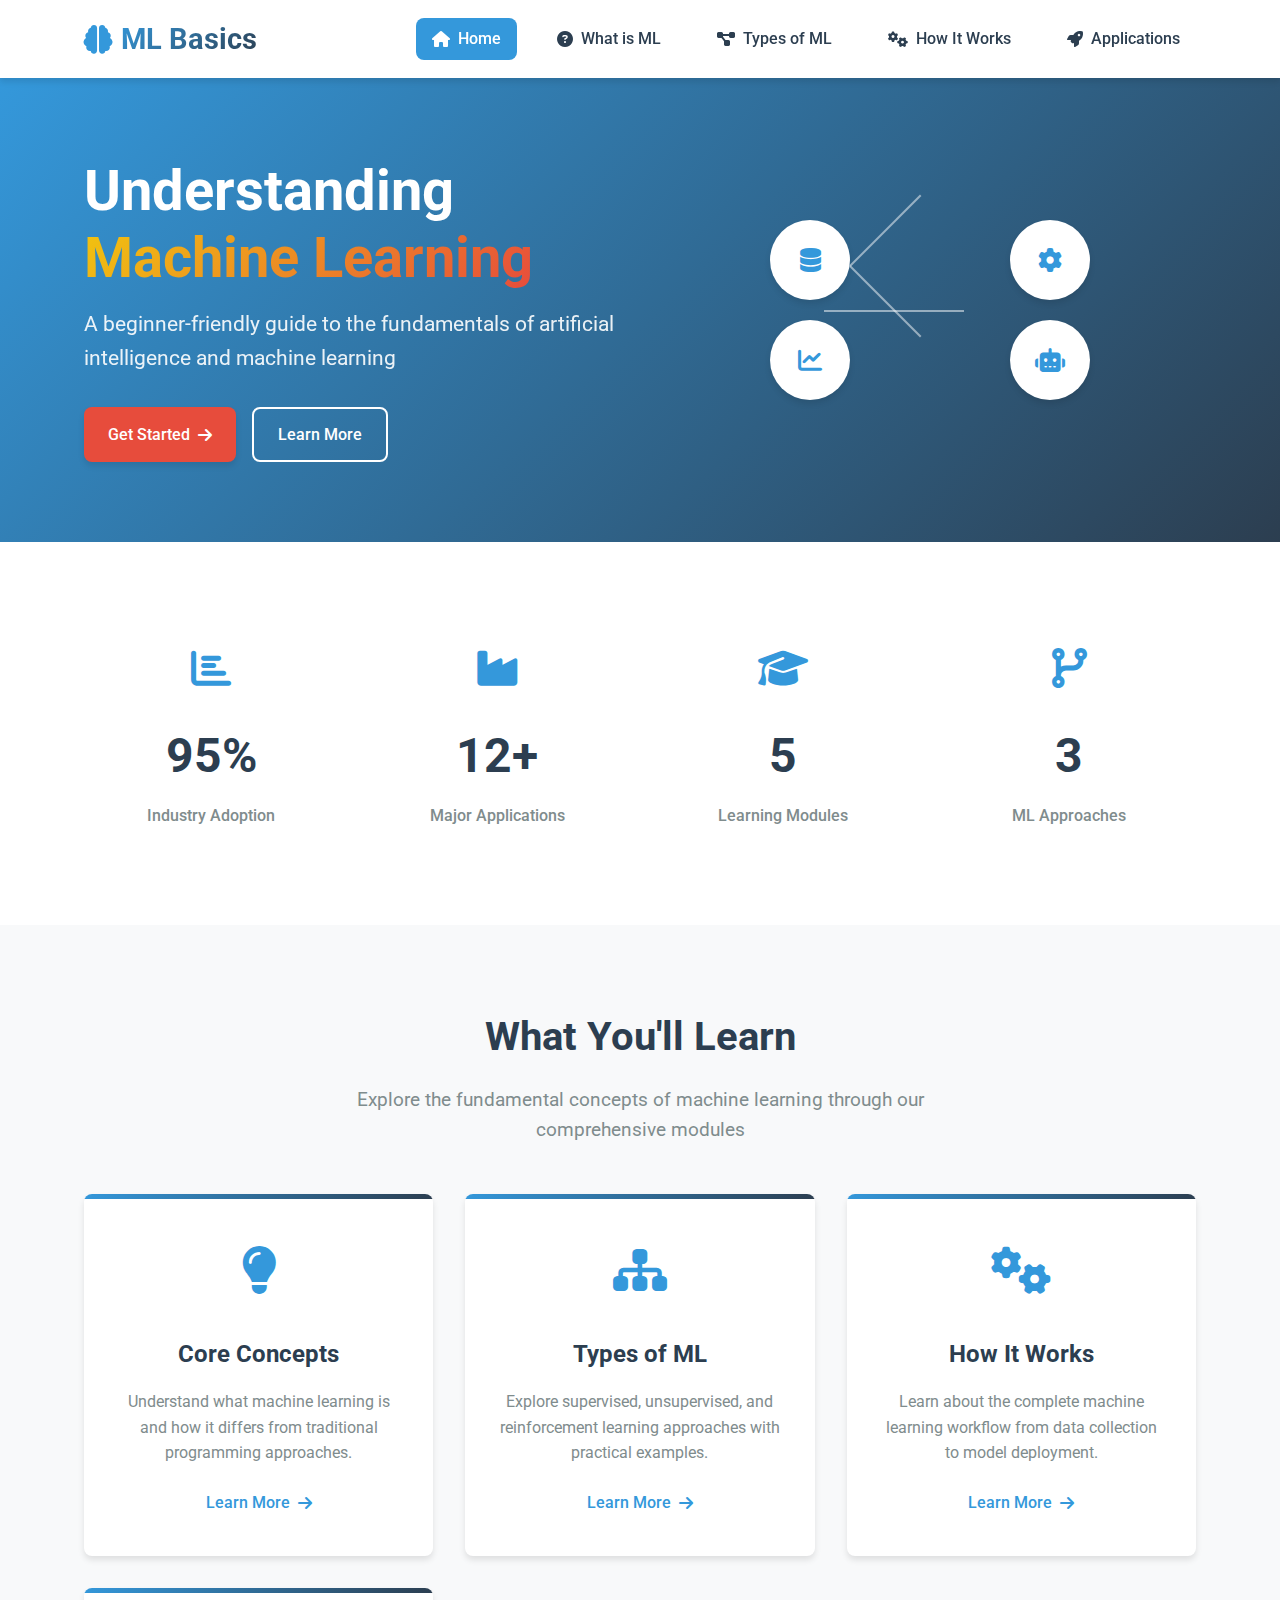
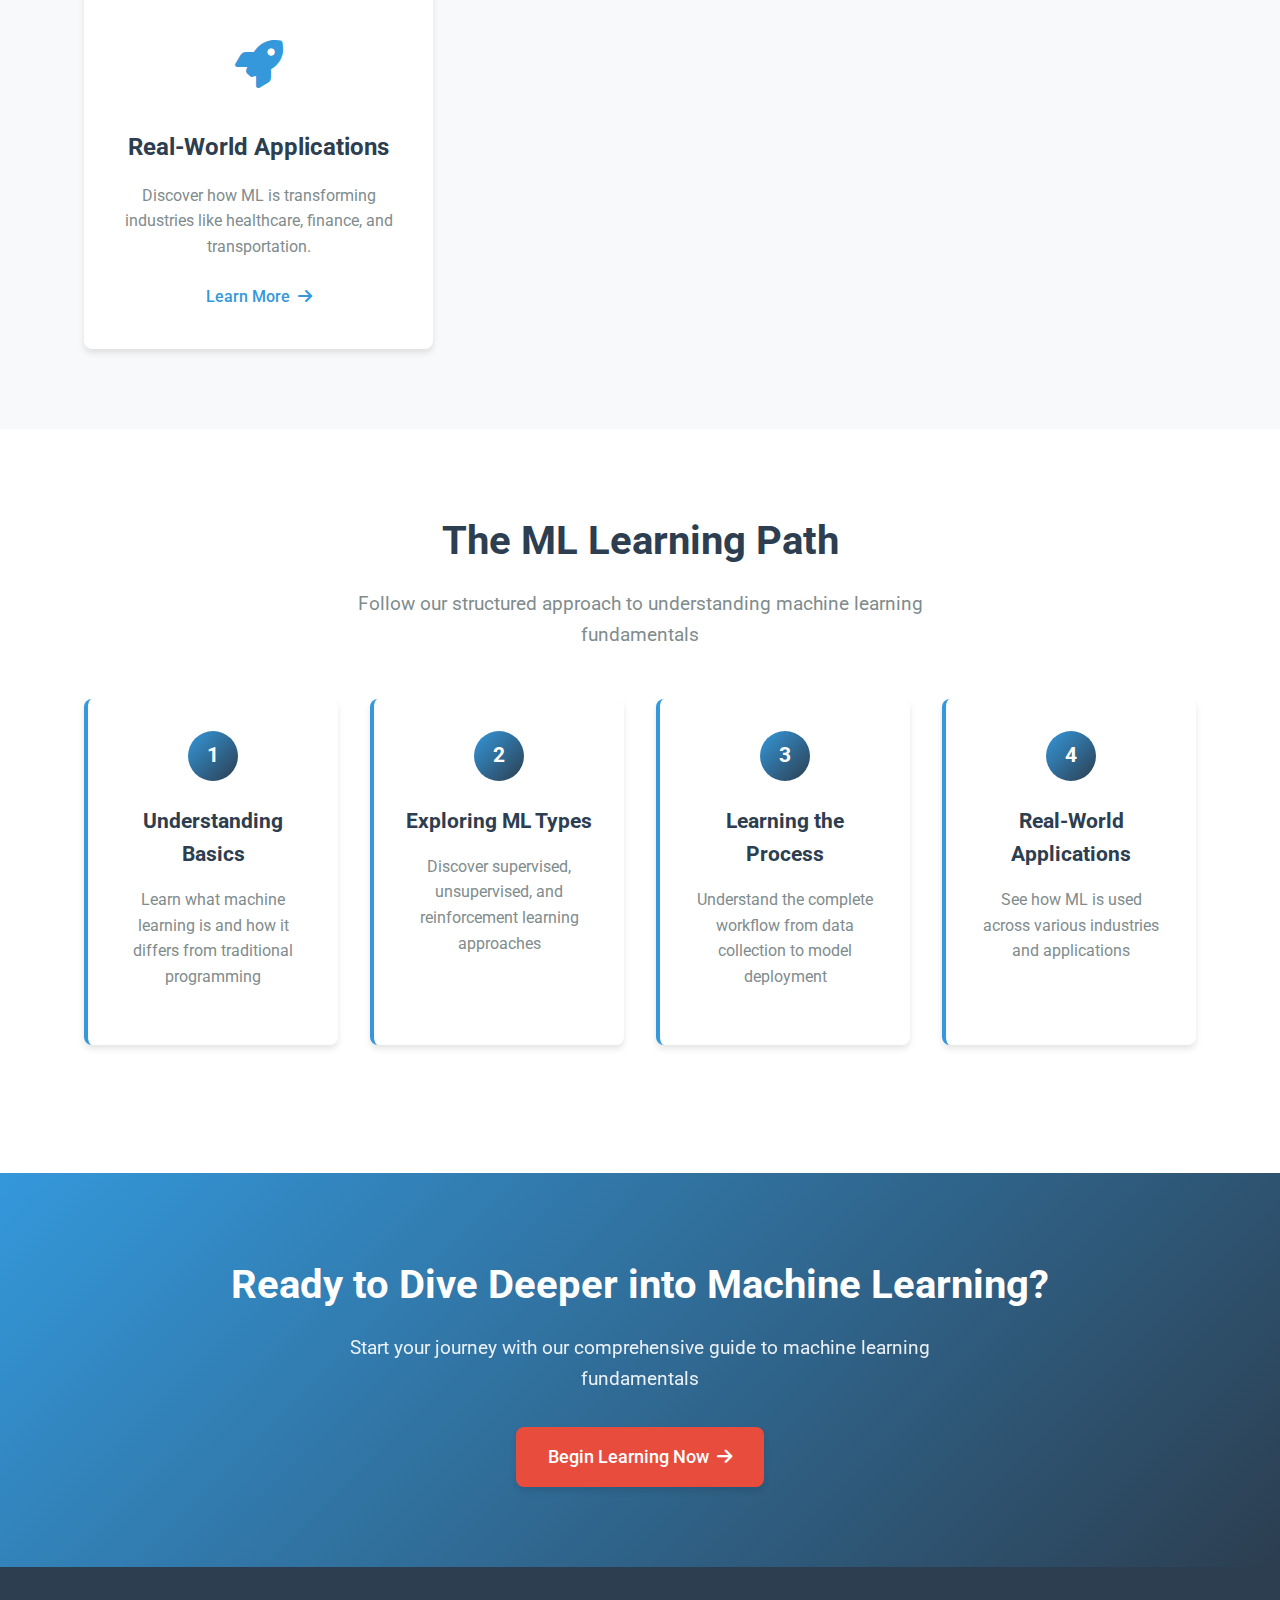
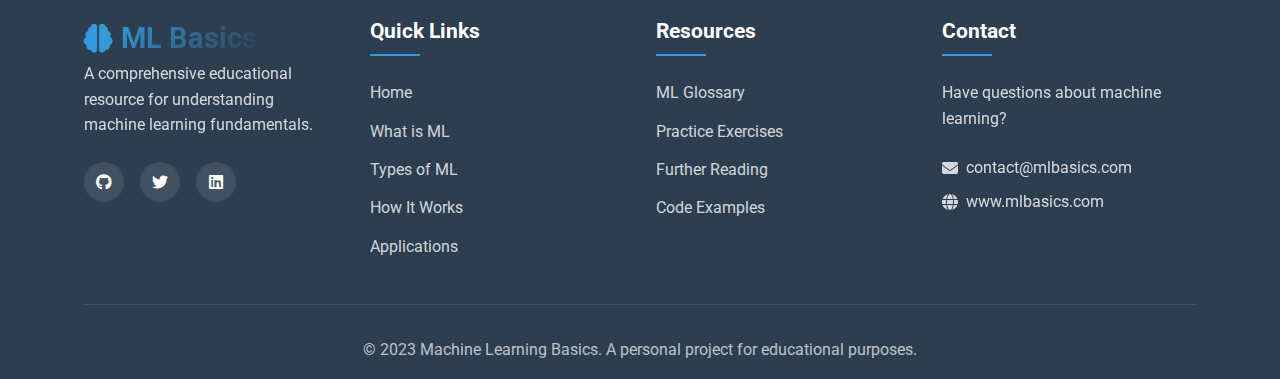
<file: index.html>
<!DOCTYPE html>
<html lang="en">
<head>
    <meta charset="UTF-8">
    <meta name="viewport" content="width=device-width, initial-scale=1.0">
    <title>Machine Learning Basics - Home</title>
    <link rel="stylesheet" href="styles.css">
    <link href="https://fonts.googleapis.com/css2?family=Roboto:wght@300;400;500;700&family=Source+Code+Pro:wght@400;600&display=swap" rel="stylesheet">
    <link rel="stylesheet" href="https://cdnjs.cloudflare.com/ajax/libs/font-awesome/6.4.0/css/all.min.css">
</head>
<body>
    <div class="bg-elements">
        <div class="bg-circle circle-1"></div>
        <div class="bg-circle circle-2"></div>
        <div class="bg-circle circle-3"></div>
    </div>
    
    <header>
        <div class="container">
            <div class="logo">
                <i class="fas fa-brain"></i>
                <h1>ML Basics</h1>
            </div>
            <nav>
                <ul>
                    <li><a href="index.html" class="active"><i class="fas fa-home"></i> Home</a></li>
                    <li><a href="what-is-ml.html"><i class="fas fa-question-circle"></i> What is ML</a></li>
                    <li><a href="types.html"><i class="fas fa-project-diagram"></i> Types of ML</a></li>
                    <li><a href="how-it-works.html"><i class="fas fa-cogs"></i> How It Works</a></li>
                    <li><a href="applications.html"><i class="fas fa-rocket"></i> Applications</a></li>
                </ul>
            </nav>
        </div>
    </header>

    <main>
        <section class="hero">
            <div class="container">
                <div class="hero-content">
                    <div class="hero-text">
                        <h1 class="hero-title">Understanding <span class="highlight">Machine Learning</span></h1>
                        <p class="hero-subtitle">A beginner-friendly guide to the fundamentals of artificial intelligence and machine learning</p>
                        <div class="hero-buttons">
                            <a href="what-is-ml.html" class="btn btn-primary">
                                <span>Get Started</span>
                                <i class="fas fa-arrow-right"></i>
                            </a>
                            <a href="#features" class="btn btn-secondary">
                                <span>Learn More</span>
                            </a>
                        </div>
                    </div>
                    <div class="hero-visual">
                        <div class="ml-visual">
                            <div class="neural-node node-1">
                                <i class="fas fa-database"></i>
                            </div>
                            <div class="neural-node node-2">
                                <i class="fas fa-cog"></i>
                            </div>
                            <div class="neural-node node-3">
                                <i class="fas fa-chart-line"></i>
                            </div>
                            <div class="neural-node node-4">
                                <i class="fas fa-robot"></i>
                            </div>
                            <div class="neural-connection conn-1"></div>
                            <div class="neural-connection conn-2"></div>
                            <div class="neural-connection conn-3"></div>
                        </div>
                    </div>
                </div>
            </div>
        </section>

        <section class="stats">
            <div class="container">
                <div class="stats-grid">
                    <div class="stat-item">
                        <div class="stat-icon">
                            <i class="fas fa-chart-bar"></i>
                        </div>
                        <div class="stat-number">95%</div>
                        <div class="stat-label">Industry Adoption</div>
                    </div>
                    <div class="stat-item">
                        <div class="stat-icon">
                            <i class="fas fa-industry"></i>
                        </div>
                        <div class="stat-number">12+</div>
                        <div class="stat-label">Major Applications</div>
                    </div>
                    <div class="stat-item">
                        <div class="stat-icon">
                            <i class="fas fa-graduation-cap"></i>
                        </div>
                        <div class="stat-number">5</div>
                        <div class="stat-label">Learning Modules</div>
                    </div>
                    <div class="stat-item">
                        <div class="stat-icon">
                            <i class="fas fa-code-branch"></i>
                        </div>
                        <div class="stat-number">3</div>
                        <div class="stat-label">ML Approaches</div>
                    </div>
                </div>
            </div>
        </section>

        <section class="features" id="features">
            <div class="container">
                <div class="section-header">
                    <h2>What You'll Learn</h2>
                    <p>Explore the fundamental concepts of machine learning through our comprehensive modules</p>
                </div>
                <div class="cards">
                    <div class="card">
                        <div class="card-icon">
                            <i class="fas fa-lightbulb"></i>
                        </div>
                        <h3>Core Concepts</h3>
                        <p>Understand what machine learning is and how it differs from traditional programming approaches.</p>
                        <a href="what-is-ml.html" class="card-link">
                            <span>Learn More</span>
                            <i class="fas fa-arrow-right"></i>
                        </a>
                    </div>
                    <div class="card">
                        <div class="card-icon">
                            <i class="fas fa-sitemap"></i>
                        </div>
                        <h3>Types of ML</h3>
                        <p>Explore supervised, unsupervised, and reinforcement learning approaches with practical examples.</p>
                        <a href="types.html" class="card-link">
                            <span>Learn More</span>
                            <i class="fas fa-arrow-right"></i>
                        </a>
                    </div>
                    <div class="card">
                        <div class="card-icon">
                            <i class="fas fa-cogs"></i>
                        </div>
                        <h3>How It Works</h3>
                        <p>Learn about the complete machine learning workflow from data collection to model deployment.</p>
                        <a href="how-it-works.html" class="card-link">
                            <span>Learn More</span>
                            <i class="fas fa-arrow-right"></i>
                        </a>
                    </div>
                    <div class="card">
                        <div class="card-icon">
                            <i class="fas fa-rocket"></i>
                        </div>
                        <h3>Real-World Applications</h3>
                        <p>Discover how ML is transforming industries like healthcare, finance, and transportation.</p>
                        <a href="applications.html" class="card-link">
                            <span>Learn More</span>
                            <i class="fas fa-arrow-right"></i>
                        </a>
                    </div>
                </div>
            </div>
        </section>

        <section class="process">
            <div class="container">
                <div class="section-header">
                    <h2>The ML Learning Path</h2>
                    <p>Follow our structured approach to understanding machine learning fundamentals</p>
                </div>
                <div class="process-steps">
                    <div class="process-step">
                        <div class="step-number">1</div>
                        <div class="step-content">
                            <h3>Understanding Basics</h3>
                            <p>Learn what machine learning is and how it differs from traditional programming</p>
                        </div>
                    </div>
                    <div class="process-step">
                        <div class="step-number">2</div>
                        <div class="step-content">
                            <h3>Exploring ML Types</h3>
                            <p>Discover supervised, unsupervised, and reinforcement learning approaches</p>
                        </div>
                    </div>
                    <div class="process-step">
                        <div class="step-number">3</div>
                        <div class="step-content">
                            <h3>Learning the Process</h3>
                            <p>Understand the complete workflow from data collection to model deployment</p>
                        </div>
                    </div>
                    <div class="process-step">
                        <div class="step-number">4</div>
                        <div class="step-content">
                            <h3>Real-World Applications</h3>
                            <p>See how ML is used across various industries and applications</p>
                        </div>
                    </div>
                </div>
            </div>
        </section>

        <section class="cta">
            <div class="container">
                <div class="cta-content">
                    <h2>Ready to Dive Deeper into Machine Learning?</h2>
                    <p>Start your journey with our comprehensive guide to machine learning fundamentals</p>
                    <a href="what-is-ml.html" class="btn btn-primary btn-large">
                        <span>Begin Learning Now</span>
                        <i class="fas fa-arrow-right"></i>
                    </a>
                </div>
            </div>
        </section>
    </main>

    <footer>
        <div class="container">
            <div class="footer-content">
                <div class="footer-section">
                    <div class="logo">
                        <i class="fas fa-brain"></i>
                        <h2>ML Basics</h2>
                    </div>
                    <p>A comprehensive educational resource for understanding machine learning fundamentals.</p>
                    <div class="social-links">
                        <a href="#"><i class="fab fa-github"></i></a>
                        <a href="#"><i class="fab fa-twitter"></i></a>
                        <a href="#"><i class="fab fa-linkedin"></i></a>
                    </div>
                </div>
                <div class="footer-section">
                    <h3>Quick Links</h3>
                    <ul>
                        <li><a href="index.html">Home</a></li>
                        <li><a href="what-is-ml.html">What is ML</a></li>
                        <li><a href="types.html">Types of ML</a></li>
                        <li><a href="how-it-works.html">How It Works</a></li>
                        <li><a href="applications.html">Applications</a></li>
                    </ul>
                </div>
                <div class="footer-section">
                    <h3>Resources</h3>
                    <ul>
                        <li><a href="#">ML Glossary</a></li>
                        <li><a href="#">Practice Exercises</a></li>
                        <li><a href="#">Further Reading</a></li>
                        <li><a href="#">Code Examples</a></li>
                    </ul>
                </div>
                <div class="footer-section">
                    <h3>Contact</h3>
                    <p>Have questions about machine learning?</p>
                    <div class="contact-info">
                        <p><i class="fas fa-envelope"></i> contact@mlbasics.com</p>
                        <p><i class="fas fa-globe"></i> www.mlbasics.com</p>
                    </div>
                </div>
            </div>
            <div class="footer-bottom">
                <p>&copy; 2023 Machine Learning Basics. A personal project for educational purposes.</p>
            </div>
        </div>
    </footer>
</body>
</html>
</file>
<file: styles.css>
/* Reset and Base Styles */
* {
    margin: 0;
    padding: 0;
    box-sizing: border-box;
}

:root {
    --primary: #3498db;
    --primary-dark: #2980b9;
    --secondary: #2c3e50;
    --accent: #e74c3c;
    --accent-dark: #c0392b;
    --light: #ecf0f1;
    --dark: #2c3e50;
    --text: #333;
    --text-light: #7f8c8d;
    --success: #2ecc71;
    --warning: #f39c12;
    --gradient: linear-gradient(135deg, #3498db, #2c3e50);
    --gradient-accent: linear-gradient(135deg, #e74c3c, #c0392b);
    --shadow: 0 4px 6px rgba(0,0,0,0.1);
    --shadow-lg: 0 10px 15px rgba(0,0,0,0.1);
    --radius: 8px;
    --transition: all 0.3s ease;
}

body {
    font-family: 'Roboto', sans-serif;
    line-height: 1.6;
    color: var(--text);
    background-color: #f8f9fa;
    overflow-x: hidden;
}

.container {
    width: 90%;
    max-width: 1200px;
    margin: 0 auto;
    padding: 0 20px;
}

/* Background Elements */
.bg-elements {
    position: fixed;
    top: 0;
    left: 0;
    width: 100%;
    height: 100%;
    z-index: -1;
    overflow: hidden;
}

.bg-circle {
    position: absolute;
    border-radius: 50%;
    background: linear-gradient(135deg, rgba(52, 152, 219, 0.1), rgba(46, 204, 113, 0.1));
    filter: blur(40px);
}

.circle-1 {
    width: 300px;
    height: 300px;
    top: 10%;
    left: 5%;
    animation: float 20s infinite ease-in-out;
}

.circle-2 {
    width: 200px;
    height: 200px;
    top: 60%;
    right: 10%;
    animation: float 15s infinite ease-in-out reverse;
}

.circle-3 {
    width: 150px;
    height: 150px;
    bottom: 10%;
    left: 15%;
    animation: float 25s infinite ease-in-out;
}

@keyframes float {
    0%, 100% {
        transform: translateY(0) translateX(0);
    }
    50% {
        transform: translateY(-20px) translateX(10px);
    }
}

/* Header Styles */
header {
    background-color: rgba(255, 255, 255, 0.95);
    color: var(--dark);
    padding: 1rem 0;
    box-shadow: var(--shadow);
    position: sticky;
    top: 0;
    z-index: 1000;
    backdrop-filter: blur(10px);
}

header .container {
    display: flex;
    justify-content: space-between;
    align-items: center;
}

.logo {
    display: flex;
    align-items: center;
    gap: 0.5rem;
}

.logo i {
    font-size: 1.8rem;
    color: var(--primary);
}

.logo h1, .logo h2 {
    font-weight: 700;
    font-size: 1.8rem;
    background: var(--gradient);
    -webkit-background-clip: text;
    background-clip: text;
    color: transparent;
}

nav ul {
    display: flex;
    list-style: none;
    gap: 1.5rem;
}

nav ul li a {
    color: var(--dark);
    text-decoration: none;
    font-weight: 500;
    transition: var(--transition);
    padding: 0.5rem 1rem;
    border-radius: var(--radius);
    display: flex;
    align-items: center;
    gap: 0.5rem;
}

nav ul li a:hover, nav ul li a.active {
    background-color: var(--primary);
    color: white;
}

/* Hero Section */
.hero {
    padding: 5rem 0;
    background: var(--gradient);
    color: white;
    position: relative;
    overflow: hidden;
}

.hero-content {
    display: grid;
    grid-template-columns: 1fr 1fr;
    gap: 3rem;
    align-items: center;
}

.hero-title {
    font-size: 3.5rem;
    margin-bottom: 1rem;
    line-height: 1.2;
}

.highlight {
    background: linear-gradient(135deg, #f1c40f, #e74c3c);
    -webkit-background-clip: text;
    background-clip: text;
    color: transparent;
    position: relative;
}

.hero-subtitle {
    font-size: 1.3rem;
    margin-bottom: 2rem;
    opacity: 0.9;
}

.hero-buttons {
    display: flex;
    gap: 1rem;
}

.btn {
    display: inline-flex;
    align-items: center;
    gap: 0.5rem;
    padding: 0.8rem 1.5rem;
    border-radius: var(--radius);
    text-decoration: none;
    font-weight: 500;
    transition: var(--transition);
    border: none;
    cursor: pointer;
}

.btn-primary {
    background: var(--accent);
    color: white;
    box-shadow: var(--shadow);
}

.btn-primary:hover {
    background: var(--accent-dark);
    transform: translateY(-3px);
    box-shadow: var(--shadow-lg);
}

.btn-secondary {
    background: transparent;
    color: white;
    border: 2px solid white;
}

.btn-secondary:hover {
    background: white;
    color: var(--dark);
}

.btn-large {
    padding: 1rem 2rem;
    font-size: 1.1rem;
}

/* ML Visual */
.ml-visual {
    position: relative;
    height: 300px;
    display: flex;
    justify-content: center;
    align-items: center;
}

.neural-node {
    position: absolute;
    width: 80px;
    height: 80px;
    border-radius: 50%;
    display: flex;
    justify-content: center;
    align-items: center;
    background: white;
    color: var(--primary);
    font-size: 1.5rem;
    box-shadow: var(--shadow);
    animation: pulse 2s infinite;
}

.node-1 {
    top: 20%;
    left: 20%;
    animation-delay: 0s;
}

.node-2 {
    top: 20%;
    right: 20%;
    animation-delay: 0.5s;
}

.node-3 {
    bottom: 20%;
    left: 20%;
    animation-delay: 1s;
}

.node-4 {
    bottom: 20%;
    right: 20%;
    animation-delay: 1.5s;
}

.neural-connection {
    position: absolute;
    height: 2px;
    background: rgba(255, 255, 255, 0.5);
    transform-origin: left center;
}

.conn-1 {
    width: 100px;
    top: 35%;
    left: 35%;
    transform: rotate(45deg);
}

.conn-2 {
    width: 100px;
    top: 35%;
    left: 35%;
    transform: rotate(-45deg);
}

.conn-3 {
    width: 140px;
    top: 50%;
    left: 30%;
    transform: rotate(0deg);
}

@keyframes pulse {
    0%, 100% {
        transform: scale(1);
        box-shadow: 0 0 0 0 rgba(255, 255, 255, 0.7);
    }
    50% {
        transform: scale(1.05);
        box-shadow: 0 0 0 10px rgba(255, 255, 255, 0);
    }
}

/* Stats Section */
.stats {
    padding: 4rem 0;
    background: white;
}

.stats-grid {
    display: grid;
    grid-template-columns: repeat(auto-fit, minmax(200px, 1fr));
    gap: 2rem;
}

.stat-item {
    text-align: center;
    padding: 2rem 1rem;
    border-radius: var(--radius);
    transition: var(--transition);
}

.stat-item:hover {
    transform: translateY(-5px);
    box-shadow: var(--shadow-lg);
}

.stat-icon {
    font-size: 2.5rem;
    color: var(--primary);
    margin-bottom: 1rem;
}

.stat-number {
    font-size: 3rem;
    font-weight: 700;
    color: var(--dark);
    margin-bottom: 0.5rem;
}

.stat-label {
    color: var(--text-light);
    font-weight: 500;
}

/* Features Section */
.features {
    padding: 5rem 0;
    background: #f8f9fa;
}

.section-header {
    text-align: center;
    margin-bottom: 3rem;
}

.section-header h2 {
    font-size: 2.5rem;
    color: var(--dark);
    margin-bottom: 1rem;
}

.section-header p {
    font-size: 1.2rem;
    color: var(--text-light);
    max-width: 600px;
    margin: 0 auto;
}

.cards {
    display: grid;
    grid-template-columns: repeat(auto-fit, minmax(280px, 1fr));
    gap: 2rem;
}

.card {
    background: white;
    border-radius: var(--radius);
    padding: 2.5rem 2rem;
    box-shadow: var(--shadow);
    transition: var(--transition);
    text-align: center;
    position: relative;
    overflow: hidden;
}

.card::before {
    content: '';
    position: absolute;
    top: 0;
    left: 0;
    width: 100%;
    height: 5px;
    background: var(--gradient);
}

.card:hover {
    transform: translateY(-10px);
    box-shadow: var(--shadow-lg);
}

.card-icon {
    font-size: 3rem;
    color: var(--primary);
    margin-bottom: 1.5rem;
}

.card h3 {
    color: var(--dark);
    margin-bottom: 1rem;
    font-size: 1.5rem;
}

.card p {
    color: var(--text-light);
    margin-bottom: 1.5rem;
}

.card-link {
    display: inline-flex;
    align-items: center;
    gap: 0.5rem;
    color: var(--primary);
    text-decoration: none;
    font-weight: 500;
    transition: var(--transition);
}

.card-link:hover {
    gap: 1rem;
    color: var(--primary-dark);
}

/* Process Section */
.process {
    padding: 5rem 0;
    background: white;
}

.process-steps {
    display: grid;
    grid-template-columns: repeat(auto-fit, minmax(250px, 1fr));
    gap: 2rem;
    counter-reset: step-counter;
}

.process-step {
    display: flex;
    flex-direction: column;
    align-items: center;
    text-align: center;
    position: relative;
}

.step-number {
    width: 60px;
    height: 60px;
    border-radius: 50%;
    background: var(--gradient);
    color: white;
    display: flex;
    align-items: center;
    justify-content: center;
    font-size: 1.5rem;
    font-weight: 700;
    margin-bottom: 1.5rem;
    position: relative;
    z-index: 2;
}

.step-content h3 {
    color: var(--dark);
    margin-bottom: 1rem;
    font-size: 1.3rem;
}

.step-content p {
    color: var(--text-light);
}

/* CTA Section */
.cta {
    padding: 5rem 0;
    background: var(--gradient);
    color: white;
    text-align: center;
}

.cta-content h2 {
    font-size: 2.5rem;
    margin-bottom: 1rem;
}

.cta-content p {
    font-size: 1.2rem;
    margin-bottom: 2rem;
    opacity: 0.9;
    max-width: 600px;
    margin-left: auto;
    margin-right: auto;
}

/* Footer */
footer {
    background: var(--secondary);
    color: white;
    padding: 3rem 0 1rem;
}

.footer-content {
    display: grid;
    grid-template-columns: repeat(auto-fit, minmax(250px, 1fr));
    gap: 2rem;
    margin-bottom: 2rem;
}

.footer-section h3 {
    margin-bottom: 1.5rem;
    font-size: 1.3rem;
    position: relative;
    padding-bottom: 0.5rem;
}

.footer-section h3::after {
    content: '';
    position: absolute;
    bottom: 0;
    left: 0;
    width: 50px;
    height: 2px;
    background: var(--primary);
}

.footer-section p {
    margin-bottom: 1.5rem;
    opacity: 0.8;
}

.footer-section ul {
    list-style: none;
}

.footer-section ul li {
    margin-bottom: 0.8rem;
}

.footer-section ul li a {
    color: rgba(255, 255, 255, 0.8);
    text-decoration: none;
    transition: var(--transition);
}

.footer-section ul li a:hover {
    color: white;
    padding-left: 5px;
}

.contact-info p {
    display: flex;
    align-items: center;
    gap: 0.5rem;
    margin-bottom: 0.5rem;
}

.social-links {
    display: flex;
    gap: 1rem;
}

.social-links a {
    display: flex;
    align-items: center;
    justify-content: center;
    width: 40px;
    height: 40px;
    border-radius: 50%;
    background: rgba(255, 255, 255, 0.1);
    color: white;
    text-decoration: none;
    transition: var(--transition);
}

.social-links a:hover {
    background: var(--primary);
    transform: translateY(-3px);
}

.footer-bottom {
    text-align: center;
    padding-top: 2rem;
    border-top: 1px solid rgba(255, 255, 255, 0.1);
    color: rgba(255, 255, 255, 0.7);
}

/* Responsive Design */
@media (max-width: 768px) {
    .hero-content {
        grid-template-columns: 1fr;
        text-align: center;
    }
    
    .hero-title {
        font-size: 2.5rem;
    }
    
    .hero-buttons {
        justify-content: center;
        flex-wrap: wrap;
    }
    
    nav ul {
        flex-wrap: wrap;
        justify-content: center;
        gap: 0.5rem;
    }
    
    .stats-grid {
        grid-template-columns: repeat(2, 1fr);
    }
    
    .cards {
        grid-template-columns: 1fr;
    }
    
    .process-steps {
        grid-template-columns: 1fr;
    }
    
    .footer-content {
        grid-template-columns: 1fr;
    }
}

@media (max-width: 480px) {
    .hero-title {
        font-size: 2rem;
    }
    
    .stats-grid {
        grid-template-columns: 1fr;
    }
    
    .section-header h2 {
        font-size: 2rem;
    }
    
    nav ul {
        flex-direction: column;
        align-items: center;
    }
}

/* Content Page Specific Styles */
.page-header {
    text-align: center;
    margin-bottom: 3rem;
    padding: 2rem 0;
}

.page-header h1 {
    font-size: 2.8rem;
    color: var(--dark);
    margin-bottom: 1rem;
    background: var(--gradient);
    -webkit-background-clip: text;
    background-clip: text;
    color: transparent;
}

.page-subtitle {
    font-size: 1.3rem;
    color: var(--text-light);
    max-width: 600px;
    margin: 0 auto;
}

.content-section {
    margin-bottom: 4rem;
    padding: 2.5rem;
    background: white;
    border-radius: var(--radius);
    box-shadow: var(--shadow);
}

.content-section h2 {
    color: var(--dark);
    margin-bottom: 1.5rem;
    font-size: 2rem;
    border-bottom: 3px solid var(--primary);
    padding-bottom: 0.5rem;
    display: inline-block;
}

.section-intro {
    font-size: 1.1rem;
    line-height: 1.7;
    margin-bottom: 2rem;
    color: var(--text);
}

/* Concepts Grid */
.concepts-grid {
    display: grid;
    grid-template-columns: repeat(auto-fit, minmax(300px, 1fr));
    gap: 2rem;
    margin-top: 2rem;
}

.concept-card {
    background: var(--light);
    padding: 2rem;
    border-radius: var(--radius);
    transition: var(--transition);
    border-left: 4px solid var(--primary);
}

.concept-card:hover {
    transform: translateY(-5px);
    box-shadow: var(--shadow-lg);
}

.concept-icon {
    font-size: 2.5rem;
    color: var(--primary);
    margin-bottom: 1rem;
}

.concept-card h3 {
    color: var(--dark);
    margin-bottom: 1rem;
    font-size: 1.3rem;
}

.concept-card p {
    color: var(--text);
    line-height: 1.6;
}

/* Highlight Section */
.highlight-section {
    background: linear-gradient(135deg, #f8f9fa, #e8f4f8);
    border-left: 5px solid var(--primary);
}

.features-list {
    margin: 2rem 0;
}

.feature-item {
    display: flex;
    gap: 1rem;
    margin-bottom: 1.5rem;
    padding: 1.5rem;
    background: white;
    border-radius: var(--radius);
    box-shadow: var(--shadow);
    transition: var(--transition);
}

.feature-item:hover {
    transform: translateX(5px);
}

.feature-item i {
    color: var(--success);
    font-size: 1.5rem;
    margin-top: 0.2rem;
    flex-shrink: 0;
}

.feature-item h4 {
    color: var(--dark);
    margin-bottom: 0.5rem;
    font-size: 1.1rem;
}

.feature-item p {
    color: var(--text-light);
    margin: 0;
}

.conclusion {
    background: white;
    padding: 1.5rem;
    border-radius: var(--radius);
    border-left: 4px solid var(--accent);
    margin-top: 2rem;
}

.conclusion p {
    font-style: italic;
    color: var(--dark);
    margin: 0;
    font-size: 1.1rem;
}

/* Next Steps Section */
.next-steps {
    text-align: center;
    padding: 3rem 2rem;
    background: var(--gradient);
    color: white;
    border-radius: var(--radius);
    margin-top: 2rem;
}

.next-steps h2 {
    color: white;
    margin-bottom: 1rem;
    border: none;
}

.next-steps p {
    margin-bottom: 2rem;
    opacity: 0.9;
    font-size: 1.1rem;
}

.step-buttons {
    display: flex;
    gap: 1rem;
    justify-content: center;
    flex-wrap: wrap;
}

/* Image Container Enhancement */
.image-container {
    margin: 2.5rem 0;
    text-align: center;
}

.image-container img {
    max-width: 100%;
    height: auto;
    border-radius: var(--radius);
    box-shadow: var(--shadow-lg);
    transition: var(--transition);
}

.image-container img:hover {
    transform: scale(1.02);
}

.caption {
    font-style: italic;
    color: var(--text-light);
    margin-top: 1rem;
    font-size: 0.95rem;
    text-align: center;
}

/* Responsive Adjustments */
@media (max-width: 768px) {
    .page-header h1 {
        font-size: 2.2rem;
    }
    
    .content-section {
        padding: 1.5rem;
    }
    
    .concepts-grid {
        grid-template-columns: 1fr;
    }
    
    .feature-item {
        flex-direction: column;
        text-align: center;
    }
    
    .step-buttons {
        flex-direction: column;
        align-items: center;
    }
    
    .step-buttons .btn {
        width: 100%;
        max-width: 300px;
        text-align: center;
        justify-content: center;
    }
}

/* Types Page Specific Styles */
.ml-types-overview {
    display: grid;
    grid-template-columns: repeat(auto-fit, minmax(250px, 1fr));
    gap: 2rem;
    margin: 2rem 0;
}

.type-preview {
    text-align: center;
    padding: 2rem 1.5rem;
    background: white;
    border-radius: var(--radius);
    box-shadow: var(--shadow);
    transition: var(--transition);
    border-top: 4px solid var(--primary);
}

.type-preview:hover {
    transform: translateY(-5px);
    box-shadow: var(--shadow-lg);
}

.type-icon {
    font-size: 2.5rem;
    color: var(--primary);
    margin-bottom: 1rem;
}

.type-preview h3 {
    color: var(--dark);
    margin-bottom: 0.5rem;
    font-size: 1.3rem;
}

.type-preview p {
    color: var(--text-light);
    margin: 0;
}

/* Type Sections */
.type-section {
    border-left: 5px solid var(--primary);
    margin-bottom: 3rem;
}

.type-header {
    display: flex;
    align-items: center;
    gap: 1.5rem;
    margin-bottom: 2rem;
    padding-bottom: 1rem;
    border-bottom: 2px solid var(--light);
}

.type-number {
    width: 60px;
    height: 60px;
    border-radius: 50%;
    background: var(--gradient);
    color: white;
    display: flex;
    align-items: center;
    justify-content: center;
    font-size: 1.5rem;
    font-weight: 700;
    flex-shrink: 0;
}

.type-header h2 {
    margin: 0;
    border: none;
    padding: 0;
    color: var(--dark);
}

.type-description {
    color: var(--text-light);
    font-size: 1.1rem;
    margin: 0.5rem 0 0 0;
}

.type-content {
    margin-left: 1rem;
}

.type-explanation {
    background: var(--light);
    padding: 1.5rem;
    border-radius: var(--radius);
    margin-bottom: 2rem;
    border-left: 4px solid var(--primary);
}

.type-explanation p {
    margin: 0;
    font-size: 1.1rem;
    line-height: 1.6;
}

.type-details {
    display: grid;
    grid-template-columns: repeat(auto-fit, minmax(300px, 1fr));
    gap: 2rem;
    margin-bottom: 2rem;
}

.detail-card {
    background: white;
    padding: 1.5rem;
    border-radius: var(--radius);
    box-shadow: var(--shadow);
    border: 1px solid var(--light);
}

.detail-card h3 {
    color: var(--dark);
    margin-bottom: 1rem;
    font-size: 1.2rem;
    display: flex;
    align-items: center;
    gap: 0.5rem;
}

.detail-card h3 i {
    color: var(--primary);
}

.detail-card ul {
    margin: 0;
    padding-left: 1.2rem;
}

.detail-card li {
    margin-bottom: 0.5rem;
    line-height: 1.5;
}

.detail-card strong {
    color: var(--dark);
}

.type-examples {
    background: var(--light);
    padding: 1.5rem;
    border-radius: var(--radius);
}

.type-examples h3 {
    color: var(--dark);
    margin-bottom: 1rem;
    display: flex;
    align-items: center;
    gap: 0.5rem;
}

.type-examples h3 i {
    color: var(--accent);
}

.examples-grid {
    display: grid;
    grid-template-columns: repeat(auto-fit, minmax(200px, 1fr));
    gap: 1rem;
}

.example-item {
    display: flex;
    align-items: center;
    gap: 0.8rem;
    padding: 0.8rem 1rem;
    background: white;
    border-radius: var(--radius);
    transition: var(--transition);
}

.example-item:hover {
    transform: translateX(5px);
    box-shadow: var(--shadow);
}

.example-item i {
    color: var(--primary);
    font-size: 1.1rem;
    width: 20px;
}

.example-item span {
    color: var(--dark);
    font-weight: 500;
}

/* Comparison Table */
.comparison-table {
    overflow-x: auto;
    margin-top: 1.5rem;
}

.comparison-table table {
    width: 100%;
    border-collapse: collapse;
    background: white;
    border-radius: var(--radius);
    overflow: hidden;
    box-shadow: var(--shadow);
}

.comparison-table th {
    background: var(--primary);
    color: white;
    padding: 1.2rem;
    text-align: left;
    font-weight: 600;
}

.comparison-table td {
    padding: 1rem 1.2rem;
    border-bottom: 1px solid var(--light);
}

.comparison-table tr:last-child td {
    border-bottom: none;
}

.comparison-table tr:hover {
    background: #f8f9fa;
}

/* Responsive Adjustments */
@media (max-width: 768px) {
    .ml-types-overview {
        grid-template-columns: 1fr;
    }
    
    .type-header {
        flex-direction: column;
        text-align: center;
        gap: 1rem;
    }
    
    .type-content {
        margin-left: 0;
    }
    
    .type-details {
        grid-template-columns: 1fr;
    }
    
    .examples-grid {
        grid-template-columns: 1fr;
    }
    
    .comparison-table {
        font-size: 0.9rem;
    }
    
    .comparison-table th,
    .comparison-table td {
        padding: 0.8rem;
    }
}

/* How It Works Page Specific Styles */
.workflow-overview {
    display: grid;
    grid-template-columns: repeat(auto-fit, minmax(150px, 1fr));
    gap: 1.5rem;
    margin: 2rem 0;
}

.workflow-step {
    text-align: center;
    padding: 1.5rem 1rem;
    background: white;
    border-radius: var(--radius);
    box-shadow: var(--shadow);
    transition: var(--transition);
    border-top: 3px solid var(--primary);
}

.workflow-step:hover {
    transform: translateY(-3px);
    box-shadow: var(--shadow-lg);
}

.step-icon {
    font-size: 2rem;
    color: var(--primary);
    margin-bottom: 1rem;
}

.workflow-step h3 {
    color: var(--dark);
    margin-bottom: 0.5rem;
    font-size: 1rem;
}

.workflow-step p {
    color: var(--text-light);
    margin: 0;
    font-size: 0.9rem;
}

/* Process Steps */
.process-step {
    margin-bottom: 3rem;
    padding: 2rem;
    background: white;
    border-radius: var(--radius);
    box-shadow: var(--shadow);
    border-left: 4px solid var(--primary);
}

.step-header {
    display: flex;
    align-items: center;
    gap: 1.5rem;
    margin-bottom: 1.5rem;
    padding-bottom: 1rem;
    border-bottom: 1px solid var(--light);
}

.step-number {
    width: 50px;
    height: 50px;
    border-radius: 50%;
    background: var(--gradient);
    color: white;
    display: flex;
    align-items: center;
    justify-content: center;
    font-size: 1.3rem;
    font-weight: 700;
    flex-shrink: 0;
}

.step-header h3 {
    margin: 0;
    color: var(--dark);
    font-size: 1.5rem;
}

.step-description {
    color: var(--text-light);
    margin: 0.3rem 0 0 0;
    font-style: italic;
}

.step-content p {
    margin-bottom: 1.5rem;
    line-height: 1.6;
}

.step-details {
    display: grid;
    grid-template-columns: repeat(auto-fit, minmax(250px, 1fr));
    gap: 2rem;
    margin-top: 1.5rem;
}

.detail-item h4 {
    color: var(--dark);
    margin-bottom: 1rem;
    display: flex;
    align-items: center;
    gap: 0.5rem;
}

.detail-item h4 i {
    color: var(--success);
}

.detail-item ul {
    margin: 0;
    padding-left: 1.2rem;
}

.detail-item li {
    margin-bottom: 0.3rem;
    line-height: 1.4;
}

/* Data Split Cards */
.data-split-cards {
    display: grid;
    grid-template-columns: repeat(auto-fit, minmax(200px, 1fr));
    gap: 1.5rem;
    margin-top: 1.5rem;
}

.split-card {
    text-align: center;
    padding: 1.5rem;
    background: var(--light);
    border-radius: var(--radius);
    border: 2px solid var(--primary);
}

.split-percentage {
    font-size: 1.8rem;
    font-weight: 700;
    color: var(--primary);
    margin-bottom: 0.5rem;
}

.split-card h4 {
    color: var(--dark);
    margin-bottom: 0.5rem;
}

.split-card p {
    margin: 0;
    color: var(--text-light);
    font-size: 0.9rem;
}

/* Algorithm Cards */
.algorithm-cards,
.evaluation-metrics,
.deployment-options {
    display: grid;
    grid-template-columns: repeat(auto-fit, minmax(250px, 1fr));
    gap: 1.5rem;
    margin-top: 1.5rem;
}

.algorithm-card,
.metric-card,
.deployment-card {
    padding: 1.5rem;
    background: var(--light);
    border-radius: var(--radius);
    border-left: 4px solid var(--primary);
}

.algorithm-card h4,
.metric-card h4,
.deployment-card h4 {
    color: var(--dark);
    margin-bottom: 1rem;
    display: flex;
    align-items: center;
    gap: 0.5rem;
}

.algorithm-card h4 i,
.metric-card h4 i,
.deployment-card h4 i {
    color: var(--primary);
}

.algorithm-card ul,
.metric-card ul,
.deployment-card ul {
    margin: 0;
    padding-left: 1.2rem;
}

.algorithm-card li,
.metric-card li,
.deployment-card li {
    margin-bottom: 0.3rem;
    line-height: 1.4;
}

/* Training Details */
.training-details {
    display: grid;
    grid-template-columns: repeat(auto-fit, minmax(300px, 1fr));
    gap: 2rem;
    margin-top: 1.5rem;
}

.training-concept h4 {
    color: var(--dark);
    margin-bottom: 1rem;
    display: flex;
    align-items: center;
    gap: 0.5rem;
}

.training-concept h4 i {
    color: var(--primary);
}

.training-concept ul {
    margin: 0;
    padding-left: 1.2rem;
}

.training-concept li {
    margin-bottom: 0.5rem;
    line-height: 1.4;
}

.training-concept strong {
    color: var(--dark);
}

/* Key Concepts */
.concepts-grid {
    display: grid;
    grid-template-columns: repeat(auto-fit, minmax(300px, 1fr));
    gap: 2rem;
    margin-top: 1.5rem;
}

.concept-item {
    padding: 1.5rem;
    background: white;
    border-radius: var(--radius);
    box-shadow: var(--shadow);
}

.concept-item h3 {
    color: var(--dark);
    margin-bottom: 1rem;
    display: flex;
    align-items: center;
    gap: 0.5rem;
    font-size: 1.2rem;
}

.concept-item h3 i {
    color: var(--primary);
}

.concept-item p {
    margin-bottom: 0.8rem;
    line-height: 1.5;
}

.concept-item strong {
    color: var(--dark);
}

/* Responsive Adjustments */
@media (max-width: 768px) {
    .workflow-overview {
        grid-template-columns: repeat(2, 1fr);
    }
    
    .step-header {
        flex-direction: column;
        text-align: center;
        gap: 1rem;
    }
    
    .step-details {
        grid-template-columns: 1fr;
    }
    
    .data-split-cards {
        grid-template-columns: 1fr;
    }
    
    .algorithm-cards,
    .evaluation-metrics,
    .deployment-options {
        grid-template-columns: 1fr;
    }
    
    .training-details {
        grid-template-columns: 1fr;
    }
    
    .concepts-grid {
        grid-template-columns: 1fr;
    }
}

@media (max-width: 480px) {
    .workflow-overview {
        grid-template-columns: 1fr;
    }
    
    .process-step {
        padding: 1.5rem;
    }
}

/* Applications Page Specific Styles */
.industry-overview {
    display: grid;
    grid-template-columns: repeat(auto-fit, minmax(200px, 1fr));
    gap: 1.5rem;
    margin: 2rem 0;
}

.industry-preview {
    text-align: center;
    padding: 2rem 1rem;
    background: white;
    border-radius: var(--radius);
    box-shadow: var(--shadow);
    transition: var(--transition);
    border-top: 3px solid var(--primary);
}

.industry-preview:hover {
    transform: translateY(-5px);
    box-shadow: var(--shadow-lg);
}

.industry-icon {
    font-size: 2.5rem;
    color: var(--primary);
    margin-bottom: 1rem;
}

.industry-preview h3 {
    color: var(--dark);
    margin-bottom: 0.5rem;
    font-size: 1.2rem;
}

.industry-preview p {
    color: var(--text-light);
    margin: 0;
    font-size: 0.9rem;
}

/* Application Sections */
.application-section {
    border-left: 5px solid var(--primary);
    margin-bottom: 3rem;
}

.application-header {
    display: flex;
    align-items: center;
    gap: 1.5rem;
    margin-bottom: 2rem;
    padding-bottom: 1rem;
    border-bottom: 2px solid var(--light);
}

.app-icon {
    width: 70px;
    height: 70px;
    border-radius: 50%;
    background: var(--gradient);
    color: white;
    display: flex;
    align-items: center;
    justify-content: center;
    font-size: 1.8rem;
    flex-shrink: 0;
}

.application-header h2 {
    margin: 0;
    border: none;
    padding: 0;
    color: var(--dark);
}

.app-description {
    color: var(--text-light);
    font-size: 1.1rem;
    margin: 0.5rem 0 0 0;
    font-style: italic;
}

.application-content {
    margin-left: 1rem;
}

.app-details {
    display: grid;
    grid-template-columns: repeat(auto-fit, minmax(300px, 1fr));
    gap: 2rem;
}

.app-card {
    background: white;
    padding: 1.8rem;
    border-radius: var(--radius);
    box-shadow: var(--shadow);
    border: 1px solid var(--light);
    transition: var(--transition);
}

.app-card:hover {
    transform: translateY(-3px);
    box-shadow: var(--shadow-lg);
}

.app-card h3 {
    color: var(--dark);
    margin-bottom: 1rem;
    font-size: 1.3rem;
    display: flex;
    align-items: center;
    gap: 0.5rem;
}

.app-card h3 i {
    color: var(--primary);
}

.app-card p {
    color: var(--text);
    margin-bottom: 1.5rem;
    line-height: 1.6;
}

.app-examples {
    display: flex;
    flex-wrap: wrap;
    gap: 0.5rem;
}

.example-tag {
    background: var(--light);
    color: var(--dark);
    padding: 0.3rem 0.8rem;
    border-radius: 20px;
    font-size: 0.8rem;
    font-weight: 500;
    border: 1px solid var(--primary);
}

/* Impact Section */
.impact-grid {
    display: grid;
    grid-template-columns: repeat(auto-fit, minmax(250px, 1fr));
    gap: 2rem;
    margin-top: 1.5rem;
}

.impact-item {
    text-align: center;
    padding: 2rem 1.5rem;
    background: white;
    border-radius: var(--radius);
    box-shadow: var(--shadow);
    transition: var(--transition);
}

.impact-item:hover {
    transform: translateY(-5px);
    box-shadow: var(--shadow-lg);
}

.impact-icon {
    font-size: 2.5rem;
    color: var(--primary);
    margin-bottom: 1rem;
}

.impact-item h3 {
    color: var(--dark);
    margin-bottom: 1rem;
    font-size: 1.3rem;
}

.impact-item p {
    color: var(--text-light);
    margin: 0;
    line-height: 1.5;
}

/* Future Trends */
.future-trends {
    display: grid;
    grid-template-columns: repeat(auto-fit, minmax(280px, 1fr));
    gap: 2rem;
    margin-top: 1.5rem;
}

.trend-card {
    background: white;
    padding: 2rem;
    border-radius: var(--radius);
    box-shadow: var(--shadow);
    border-left: 4px solid var(--accent);
    transition: var(--transition);
}

.trend-card:hover {
    transform: translateY(-3px);
    box-shadow: var(--shadow-lg);
}

.trend-card h3 {
    color: var(--dark);
    margin-bottom: 1rem;
    font-size: 1.2rem;
    display: flex;
    align-items: center;
    gap: 0.5rem;
}

.trend-card h3 i {
    color: var(--accent);
}

.trend-card p {
    color: var(--text);
    margin: 0;
    line-height: 1.5;
}

/* Responsive Adjustments */
@media (max-width: 768px) {
    .industry-overview {
        grid-template-columns: repeat(2, 1fr);
    }
    
    .application-header {
        flex-direction: column;
        text-align: center;
        gap: 1rem;
    }
    
    .application-content {
        margin-left: 0;
    }
    
    .app-details {
        grid-template-columns: 1fr;
    }
    
    .impact-grid {
        grid-template-columns: 1fr;
    }
    
    .future-trends {
        grid-template-columns: 1fr;
    }
}

@media (max-width: 480px) {
    .industry-overview {
        grid-template-columns: 1fr;
    }
    
    .app-examples {
        justify-content: center;
    }
}
</file>
